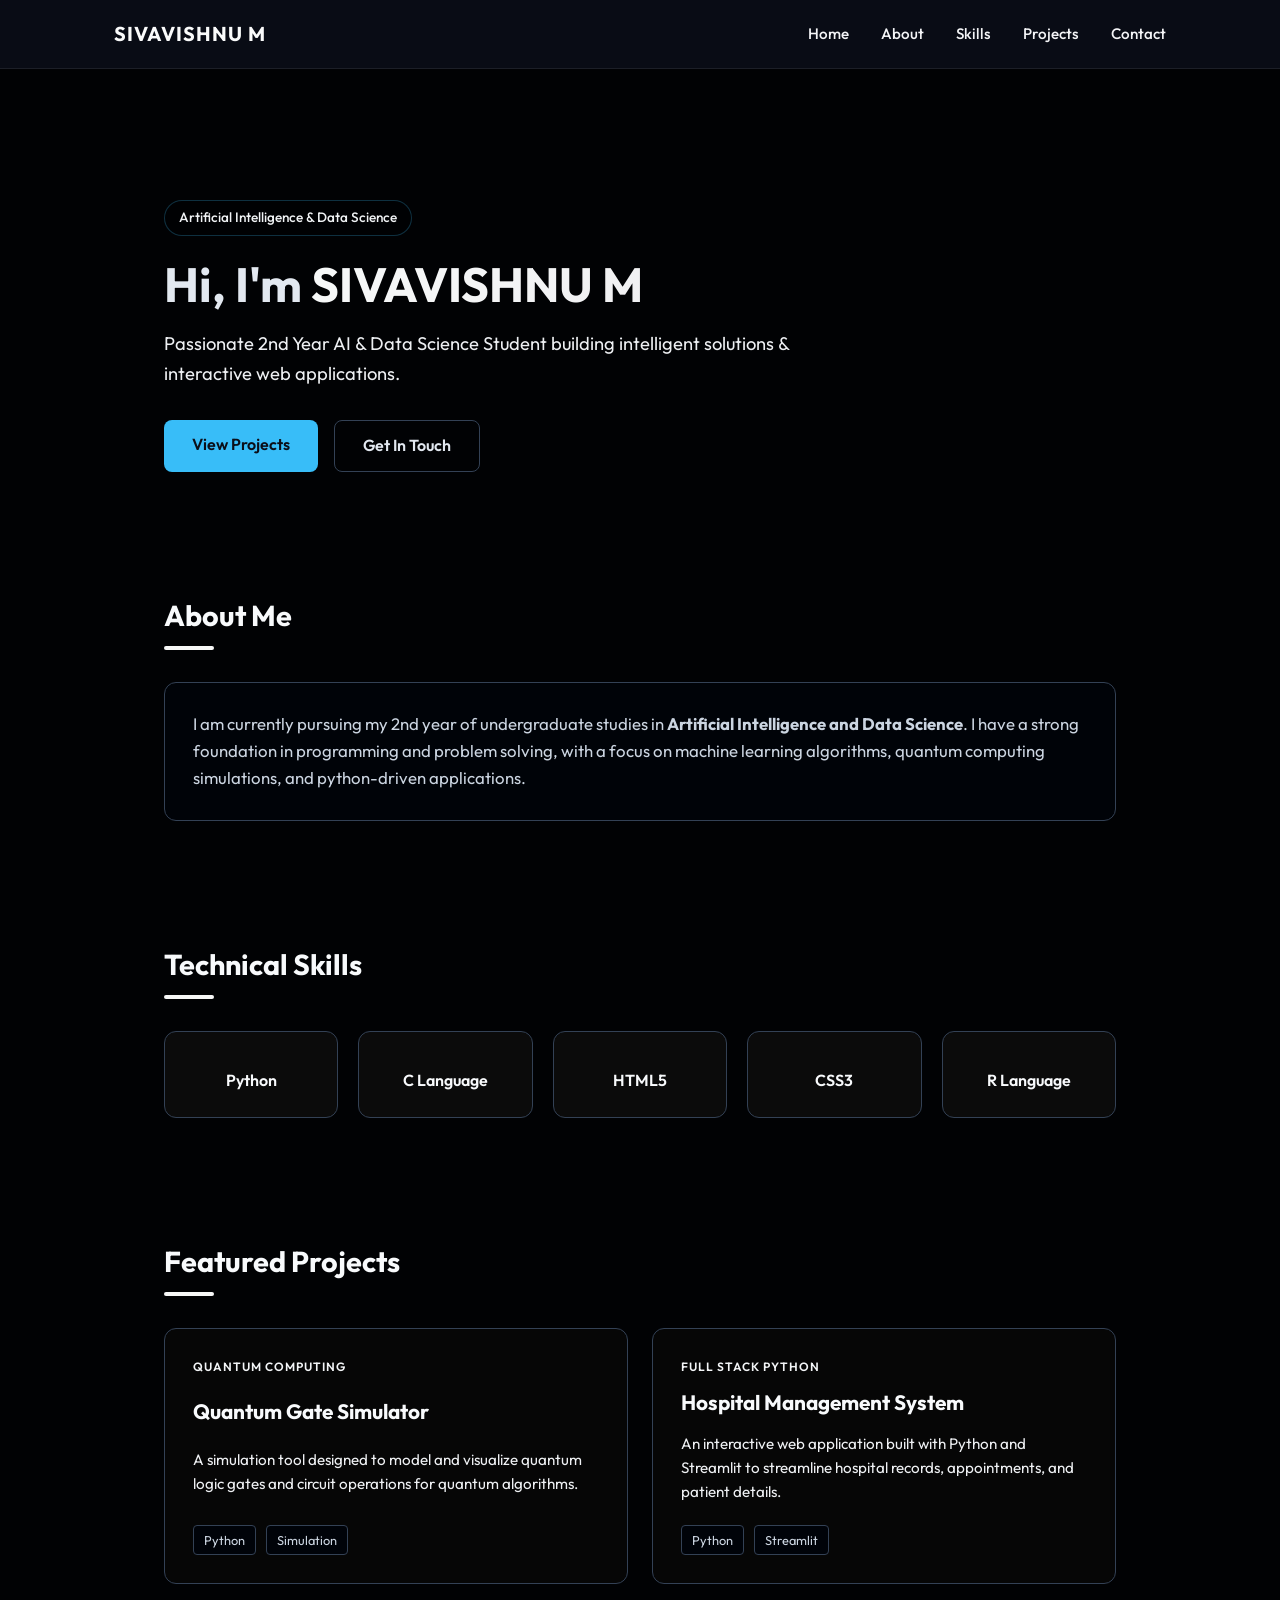
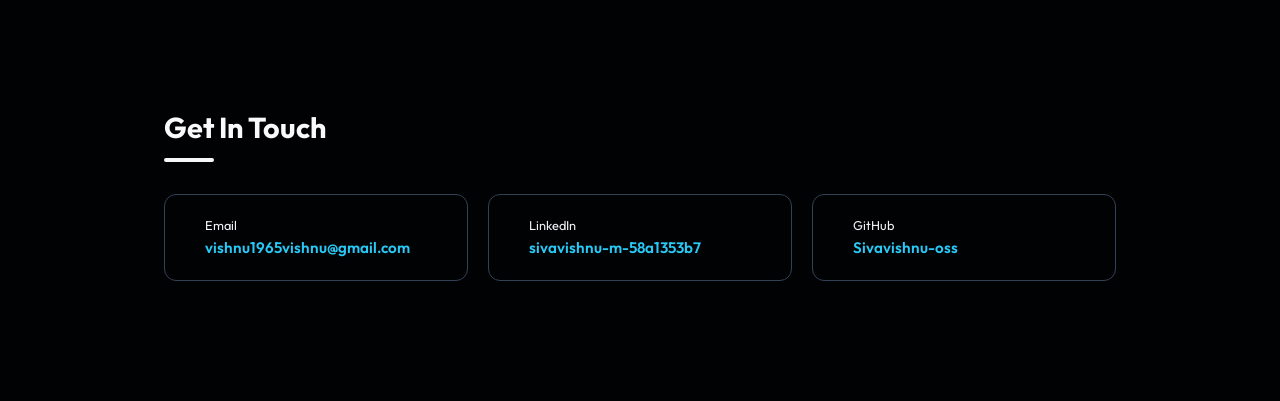
<file: index.html>
<!DOCTYPE html>
<html lang="en">

<head>
    <meta charset="UTF-8">
    <meta name="viewport" content="width=device-width, initial-scale=1.0">
    <title>Sivavishnu M | Portfolio</title>
    <link rel="preconnect" href="https://fonts.googleapis.com">
    <link rel="preconnect" href="https://fonts.gstatic.com" crossorigin>
    <link href="https://fonts.googleapis.com/css2?family=Outfit:wght@300;400;500;600;700&display=swap" rel="stylesheet">
    <link rel="stylesheet" href="./style.css">
</head>

<body>
    <!-- Navigation Header -->
    <header class="header">
        <nav class="navbar">
            <a href="#home" class="logo">SIVAVISHNU M</a>
            <ul class="nav-links">
                <li><a href="#home">Home</a></li>
                <li><a href="#about">About</a></li>
                <li><a href="#skills">Skills</a></li>
                <li><a href="#projects">Projects</a></li>
                <li><a href="#contact">Contact</a></li>
            </ul>
        </nav>
    </header>

    <!-- Main Content Container -->
    <main class="main-container">

        <!-- Hero Section -->
        <section id="home" class="hero-section">
            <div class="hero-content">
                <span class="badge">Artificial Intelligence & Data Science</span>
                <h1 class="hero-title">Hi, I'm <span class="highlight">SIVAVISHNU M</span></h1>
                <p class="hero-subtitle">Passionate 2nd Year AI & Data Science Student building intelligent solutions &
                    interactive web applications.</p>
                <div class="hero-buttons">
                    <a href="#projects" class="btn btn-primary">View Projects</a>
                    <a href="#contact" class="btn btn-secondary">Get In Touch</a>
                </div>
            </div>
        </section>

        <!-- About Section -->
        <section id="about" class="section">
            <h2 class="section-title">About Me</h2>
            <div class="about-card">
                <p>I am currently pursuing my 2nd year of undergraduate studies in <strong>Artificial Intelligence and
                        Data Science</strong>. I have a strong foundation in programming and problem solving, with a
                    focus on machine learning algorithms, quantum computing simulations, and python-driven applications.
                </p>
            </div>
        </section>

        <!-- Skills Section -->
        <section id="skills" class="section">
            <h2 class="section-title">Technical Skills</h2>
            <div class="skills-grid">
                <div class="skill-card">
                    <div class="skill-icon"></div>
                    <h3>Python</h3>
                </div>
                <div class="skill-card">
                    <div class="skill-icon"></div>
                    <h3>C Language</h3>
                </div>
                <div class="skill-card">
                    <div class="skill-icon"></div>
                    <h3>HTML5</h3>
                </div>
                <div class="skill-card">
                    <div class="skill-icon"></div>
                    <h3>CSS3</h3>
                </div>
                <div class="skill-card">
                    <div class="skill-icon"></div>
                    <h3>R Language</h3>
                </div>
            </div>
        </section>

        <!-- Projects Section -->
        <section id="projects" class="section">
            <h2 class="section-title">Featured Projects</h2>
            <div class="projects-grid">
                <div class="project-card">
                    <div class="project-tag">Quantum Computing</div>
                    <h3 class="project-title">Quantum Gate Simulator</h3>
                    <p class="project-desc">A simulation tool designed to model and visualize quantum logic gates and
                        circuit operations for quantum algorithms.</p>
                    <div class="project-tech">
                        <span>Python</span>
                        <span>Simulation</span>
                    </div>
                </div>

                <div class="project-card">
                    <div class="project-tag">Full Stack Python</div>
                    <h3 class="project-title">Hospital Management System</h3>
                    <p class="project-desc">An interactive web application built with Python and Streamlit to streamline
                        hospital records, appointments, and patient details.</p>
                    <div class="project-tech">
                        <span>Python</span>
                        <span>Streamlit</span>
                    </div>
                </div>
            </div>
        </section>

        <!-- Contact Section -->
        <section id="contact" class="section">
            <h2 class="section-title">Get In Touch</h2>
            <div class="contact-grid">
                <a href="mailto:vishnu1965vishnu@gmail.com" class="contact-card">
                    <div class="contact-icon"></div>
                    <div class="contact-info">
                        <span class="contact-label">Email</span>
                        <span class="contact-value">vishnu1965vishnu@gmail.com</span>
                    </div>
                </a>

                <a href="https://www.linkedin.com/in/sivavishnu-m-58a1353b7" target="_blank" rel="noopener noreferrer"
                    class="contact-card">
                    <div class="contact-icon"></div>
                    <div class="contact-info">
                        <span class="contact-label">LinkedIn</span>
                        <span class="contact-value">sivavishnu-m-58a1353b7</span>
                    </div>
                </a>

                <a href="https://github.com/Sivavishnu-oss" target="_blank" rel="noopener noreferrer"
                    class="contact-card">
                    <div class="contact-icon"></div>
                    <div class="contact-info">
                        <span class="contact-label">GitHub</span>
                        <span class="contact-value">Sivavishnu-oss</span>
                    </div>
                </a>
            </div>
        </section>

    </main>


</body>

</html>
</file>
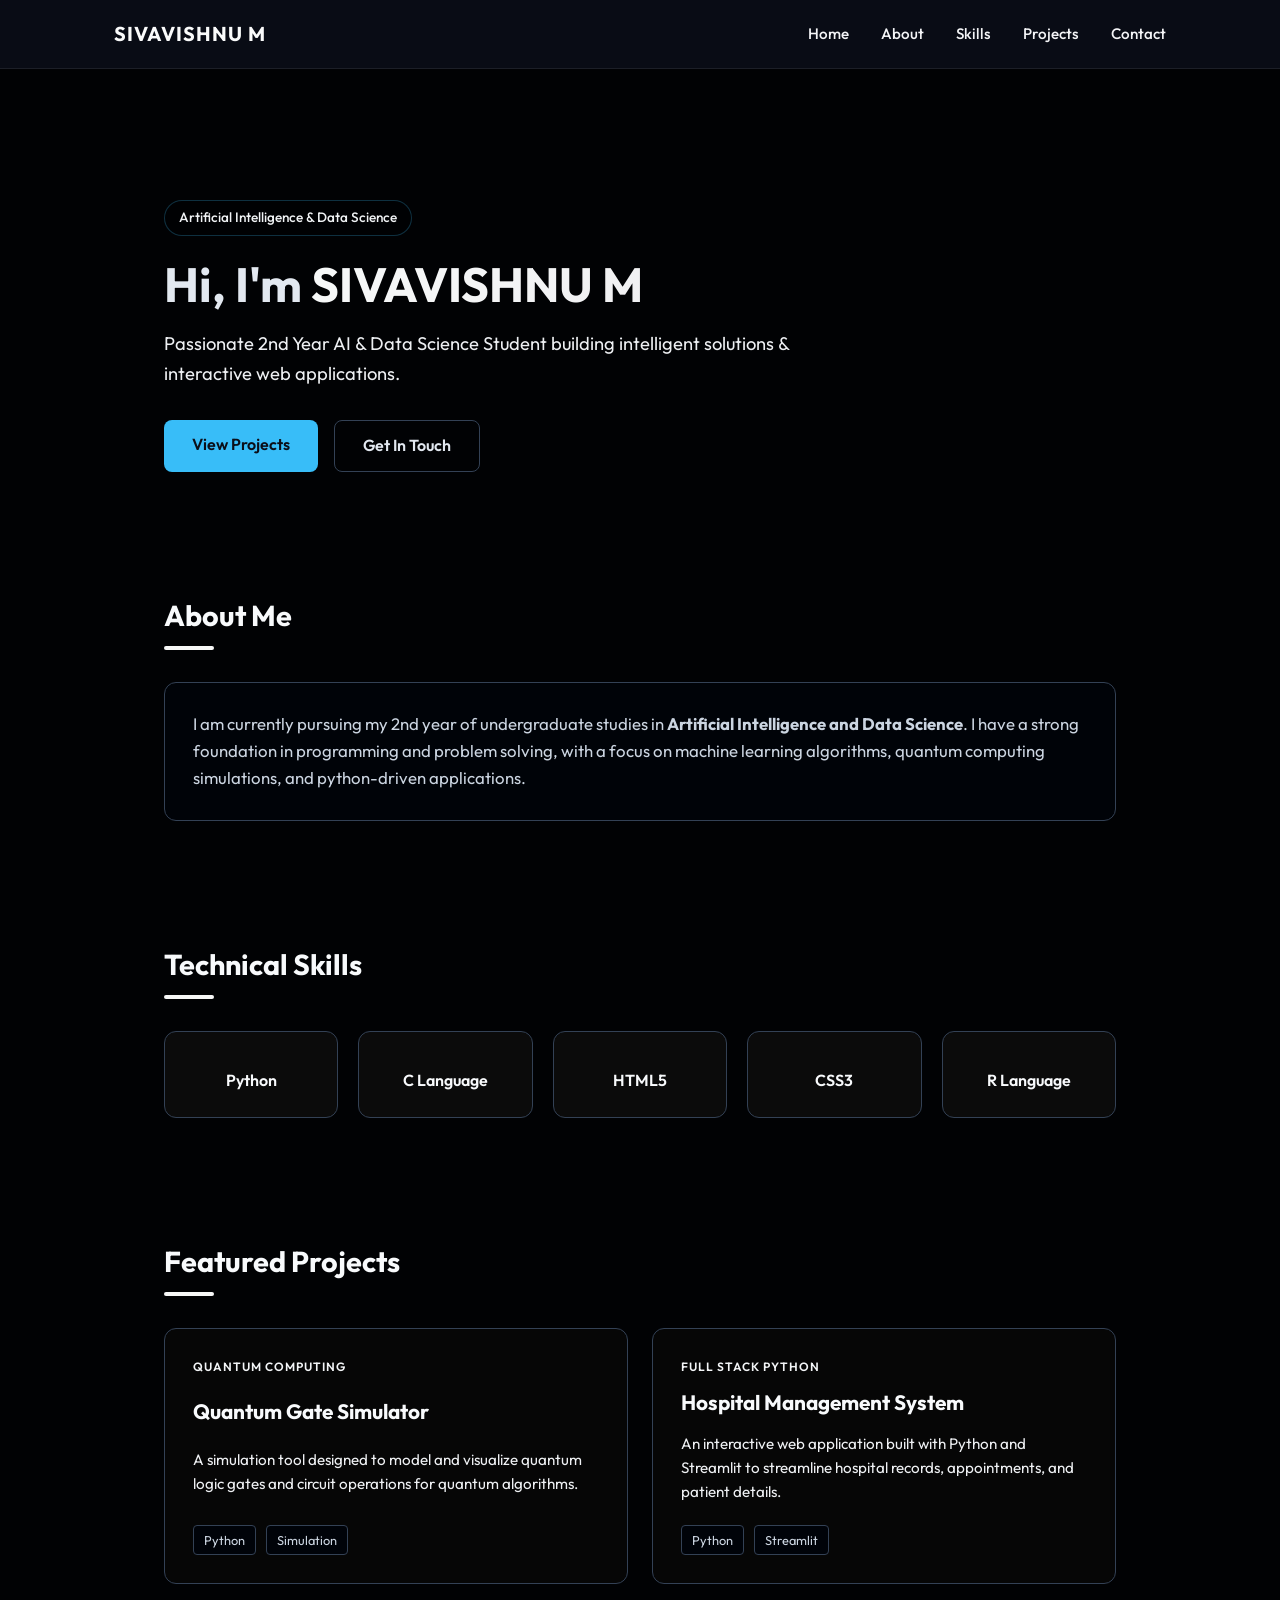
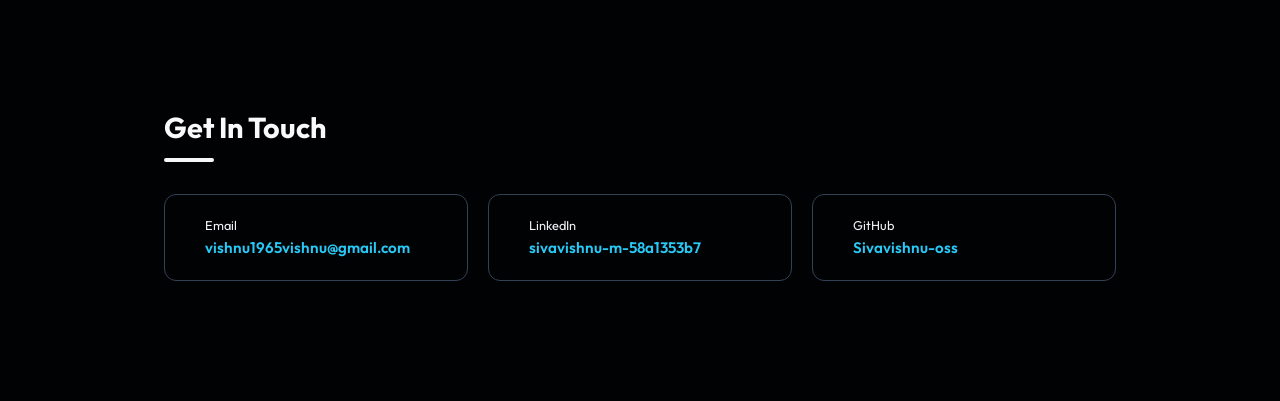
<file: port.html>
<!DOCTYPE html>
<html lang="en">

<head>
    <meta charset="UTF-8">
    <meta name="viewport" content="width=device-width, initial-scale=1.0">
    <title>Sivavishnu M | Portfolio</title>
    <link rel="preconnect" href="https://fonts.googleapis.com">
    <link rel="preconnect" href="https://fonts.gstatic.com" crossorigin>
    <link href="https://fonts.googleapis.com/css2?family=Outfit:wght@300;400;500;600;700&display=swap" rel="stylesheet">
    <link rel="stylesheet" href="./style.css">
</head>

<body>
    <!-- Navigation Header -->
    <header class="header">
        <nav class="navbar">
            <a href="#home" class="logo">SIVAVISHNU M</a>
            <ul class="nav-links">
                <li><a href="#home">Home</a></li>
                <li><a href="#about">About</a></li>
                <li><a href="#skills">Skills</a></li>
                <li><a href="#projects">Projects</a></li>
                <li><a href="#contact">Contact</a></li>
            </ul>
        </nav>
    </header>

    <!-- Main Content Container -->
    <main class="main-container">

        <!-- Hero Section -->
        <section id="home" class="hero-section">
            <div class="hero-content">
                <span class="badge">Artificial Intelligence & Data Science</span>
                <h1 class="hero-title">Hi, I'm <span class="highlight">SIVAVISHNU M</span></h1>
                <p class="hero-subtitle">Passionate 2nd Year AI & Data Science Student building intelligent solutions &
                    interactive web applications.</p>
                <div class="hero-buttons">
                    <a href="#projects" class="btn btn-primary">View Projects</a>
                    <a href="#contact" class="btn btn-secondary">Get In Touch</a>
                </div>
            </div>
        </section>

        <!-- About Section -->
        <section id="about" class="section">
            <h2 class="section-title">About Me</h2>
            <div class="about-card">
                <p>I am currently pursuing my 2nd year of undergraduate studies in <strong>Artificial Intelligence and
                        Data Science</strong>. I have a strong foundation in programming and problem solving, with a
                    focus on machine learning algorithms, quantum computing simulations, and python-driven applications.
                </p>
            </div>
        </section>

        <!-- Skills Section -->
        <section id="skills" class="section">
            <h2 class="section-title">Technical Skills</h2>
            <div class="skills-grid">
                <div class="skill-card">
                    <div class="skill-icon"></div>
                    <h3>Python</h3>
                </div>
                <div class="skill-card">
                    <div class="skill-icon"></div>
                    <h3>C Language</h3>
                </div>
                <div class="skill-card">
                    <div class="skill-icon"></div>
                    <h3>HTML5</h3>
                </div>
                <div class="skill-card">
                    <div class="skill-icon"></div>
                    <h3>CSS3</h3>
                </div>
                <div class="skill-card">
                    <div class="skill-icon"></div>
                    <h3>R Language</h3>
                </div>
            </div>
        </section>

        <!-- Projects Section -->
        <section id="projects" class="section">
            <h2 class="section-title">Featured Projects</h2>
            <div class="projects-grid">
                <div class="project-card">
                    <div class="project-tag">Quantum Computing</div>
                    <h3 class="project-title">Quantum Gate Simulator</h3>
                    <p class="project-desc">A simulation tool designed to model and visualize quantum logic gates and
                        circuit operations for quantum algorithms.</p>
                    <div class="project-tech">
                        <span>Python</span>
                        <span>Simulation</span>
                    </div>
                </div>

                <div class="project-card">
                    <div class="project-tag">Full Stack Python</div>
                    <h3 class="project-title">Hospital Management System</h3>
                    <p class="project-desc">An interactive web application built with Python and Streamlit to streamline
                        hospital records, appointments, and patient details.</p>
                    <div class="project-tech">
                        <span>Python</span>
                        <span>Streamlit</span>
                    </div>
                </div>
            </div>
        </section>

        <!-- Contact Section -->
        <section id="contact" class="section">
            <h2 class="section-title">Get In Touch</h2>
            <div class="contact-grid">
                <a href="mailto:vishnu1965vishnu@gmail.com" class="contact-card">
                    <div class="contact-icon"></div>
                    <div class="contact-info">
                        <span class="contact-label">Email</span>
                        <span class="contact-value">vishnu1965vishnu@gmail.com</span>
                    </div>
                </a>

                <a href="https://www.linkedin.com/in/sivavishnu-m-58a1353b7" target="_blank" rel="noopener noreferrer"
                    class="contact-card">
                    <div class="contact-icon"></div>
                    <div class="contact-info">
                        <span class="contact-label">LinkedIn</span>
                        <span class="contact-value">sivavishnu-m-58a1353b7</span>
                    </div>
                </a>

                <a href="https://github.com/Sivavishnu-oss" target="_blank" rel="noopener noreferrer"
                    class="contact-card">
                    <div class="contact-icon"></div>
                    <div class="contact-info">
                        <span class="contact-label">GitHub</span>
                        <span class="contact-value">Sivavishnu-oss</span>
                    </div>
                </a>
            </div>
        </section>

    </main>


</body>

</html>
</file>
<file: style.css>
/* Reset & Base Styles */
* {
    margin: 0;
    padding: 0;
    box-sizing: border-box;
}

html {
    scroll-behavior: smooth;
}

body {
    background-color: #010204;
    color: #e2e8f0;
    font-family: 'Outfit', sans-serif;
    line-height: 1.6;
    overflow-x: hidden;
}

/* Header & Navbar */
.header {
    position: fixed;
    top: 0;
    left: 0;
    width: 100%;
    background: rgba(11, 15, 25, 0.85);
    backdrop-filter: blur(12px);
    border-bottom: 1px solid rgba(255, 255, 255, 0.08);
    z-index: 1000;
}

.navbar {
    max-width: 1100px;
    margin: 0 auto;
    display: flex;
    justify-content: space-between;
    align-items: center;
    padding: 18px 24px;
}

.logo {
    font-size: 1.25rem;
    font-weight: 700;
    color: #fafbfb;
    text-decoration: none;
    letter-spacing: 1px;
}

.nav-links {
    display: flex;
    list-style: none;
    gap: 32px;
}

.nav-links a {
    color: #f4f5f7;
    text-decoration: none;
    font-size: 0.95rem;
    font-weight: 500;
    transition: color 0.3s ease;
}

/* Nav links hover effect removed */

/* Main Container */
.main-container {
    max-width: 1000px;
    margin: 0 auto;
    padding: 120px 24px 60px;
}

/* Sections */
.section {
    padding: 60px 0;
}

.section-title {
    font-size: 1.8rem;
    font-weight: 700;
    color: #f8fafc;
    margin-bottom: 32px;
    position: relative;
}

.section-title::after {
    content: '';
    display: block;
    width: 50px;
    height: 4px;
    background: #f6f7f7;
    border-radius: 2px;
    margin-top: 8px;
}

/* Hero Section */
.hero-section {
    padding: 80px 0 60px;
    text-align: left;
}

.badge {
    display: inline-block;
    padding: 6px 14px;
    background: rgba(0, 3, 4, 0.1);
    color: #f0f3f5;
    border: 1px solid rgba(56, 189, 248, 0.25);
    border-radius: 20px;
    font-size: 0.85rem;
    font-weight: 500;
    margin-bottom: 20px;
}

.hero-title {
    font-size: 3rem;
    font-weight: 700;
    line-height: 1.2;
    margin-bottom: 16px;
}

.highlight {
    color: #f9fafb;
    background: linear-gradient(135deg, #f7f9f9, #f0f0f2);
    -webkit-background-clip: text;
    -webkit-text-fill-color: transparent;
}

.hero-subtitle {
    font-size: 1.15rem;
    color: #edeff2;
    max-width: 650px;
    margin-bottom: 32px;
}

.hero-buttons {
    display: flex;
    gap: 16px;
}

.btn {
    display: inline-block;
    padding: 12px 28px;
    border-radius: 8px;
    font-weight: 600;
    text-decoration: none;
    transition: all 0.3s ease;
}

.btn-primary {
    background: #38bdf8;
    color: #0b0f19;
}

.btn-secondary {
    background: transparent;
    color: #e2e8f0;
    border: 1px solid #334155;
}

/* About Card */
.about-card {
    background: #010409d5;
    border: 1px solid #334155;
    padding: 28px;
    border-radius: 12px;
    color: #cbd5e1;
    font-size: 1.05rem;
}

/* Skills Grid */
.skills-grid {
    display: grid;
    grid-template-columns: repeat(auto-fit, minmax(160px, 1fr));
    gap: 20px;
}

.skill-card {
    background: #0b0b0b;
    border: 1px solid #334155;
    border-radius: 12px;
    padding: 24px;
    text-align: center;
    transition: all 0.3s ease;
}



.skill-icon {
    font-size: 2.2rem;
    margin-bottom: 12px;
}

.skill-card h3 {
    font-size: 1rem;
    color: #f8fafc;
    font-weight: 600;
}

/* Projects Grid */
.projects-grid {
    display: grid;
    grid-template-columns: repeat(auto-fit, minmax(300px, 1fr));
    gap: 24px;
}

.project-card {
    background: #070707f6;
    border: 1px solid #334155;
    border-radius: 12px;
    padding: 28px;
    display: flex;
    flex-direction: column;
    justify-content: space-between;
    transition: all 0.3s ease;
}



.project-tag {
    font-size: 0.75rem;
    font-weight: 600;
    color: #f3f5f7;
    text-transform: uppercase;
    letter-spacing: 1px;
    margin-bottom: 10px;
}

.project-title {
    font-size: 1.3rem;
    color: #f8fafc;
    margin-bottom: 12px;
}

.project-desc {
    color: #eef0f3;
    font-size: 0.95rem;
    margin-bottom: 20px;
}

.project-tech {
    display: flex;
    gap: 10px;
}

.project-tech span {
    background: #000309;
    color: #cbd5e1;
    font-size: 0.8rem;
    padding: 4px 10px;
    border-radius: 4px;
    border: 1px solid #334155;
}

/* Contact Grid */
.contact-grid {
    display: grid;
    grid-template-columns: repeat(auto-fit, minmax(280px, 1fr));
    gap: 20px;
}

.contact-card {
    background: #000204;
    border: 1px solid #334155;
    border-radius: 12px;
    padding: 20px 24px;
    display: flex;
    align-items: center;
    gap: 16px;
    text-decoration: none;
    transition: all 0.3s ease;
}



.contact-icon {
    font-size: 1.8rem;
}

.contact-info {
    display: flex;
    flex-direction: column;
}

.contact-label {
    font-size: 0.8rem;
    color: #f0f2f4;
}

.contact-value {
    color: #28c9f6;
    font-weight: 600;
    font-size: 0.95rem;
}
</file>
